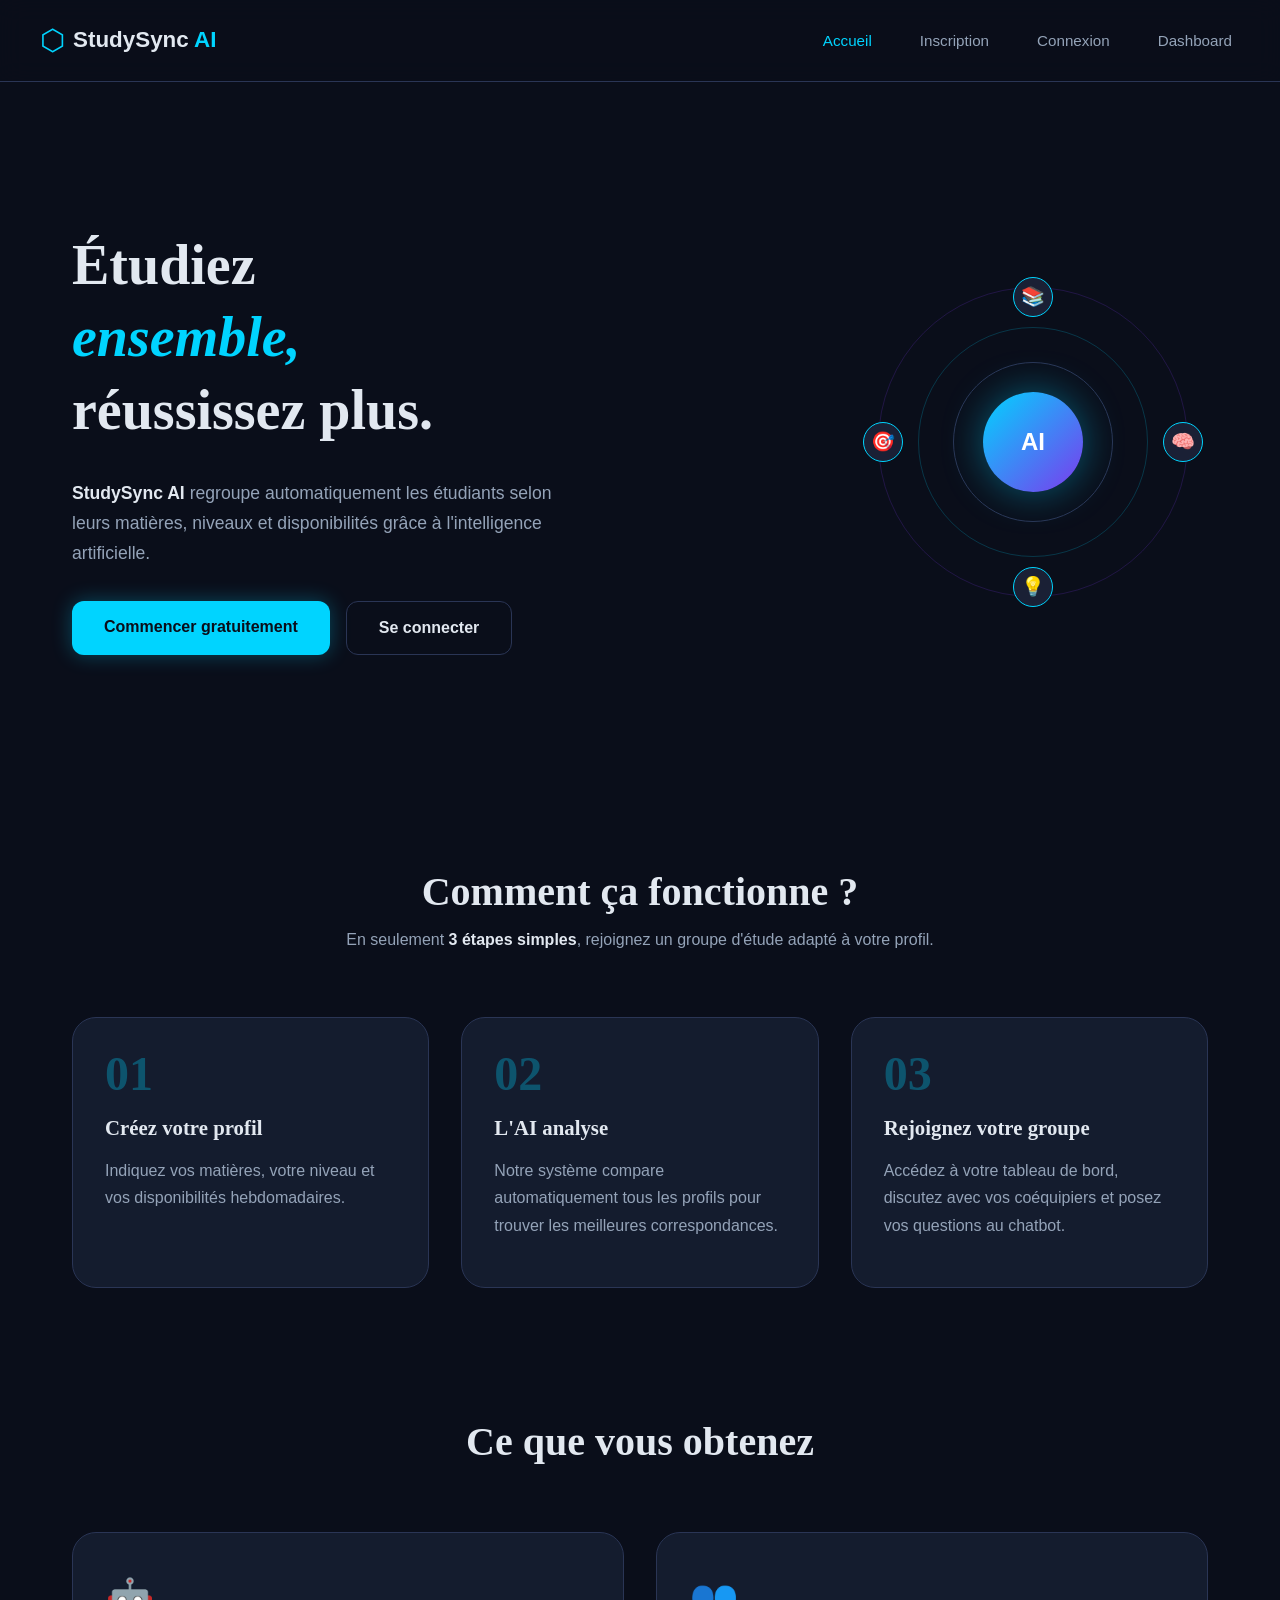
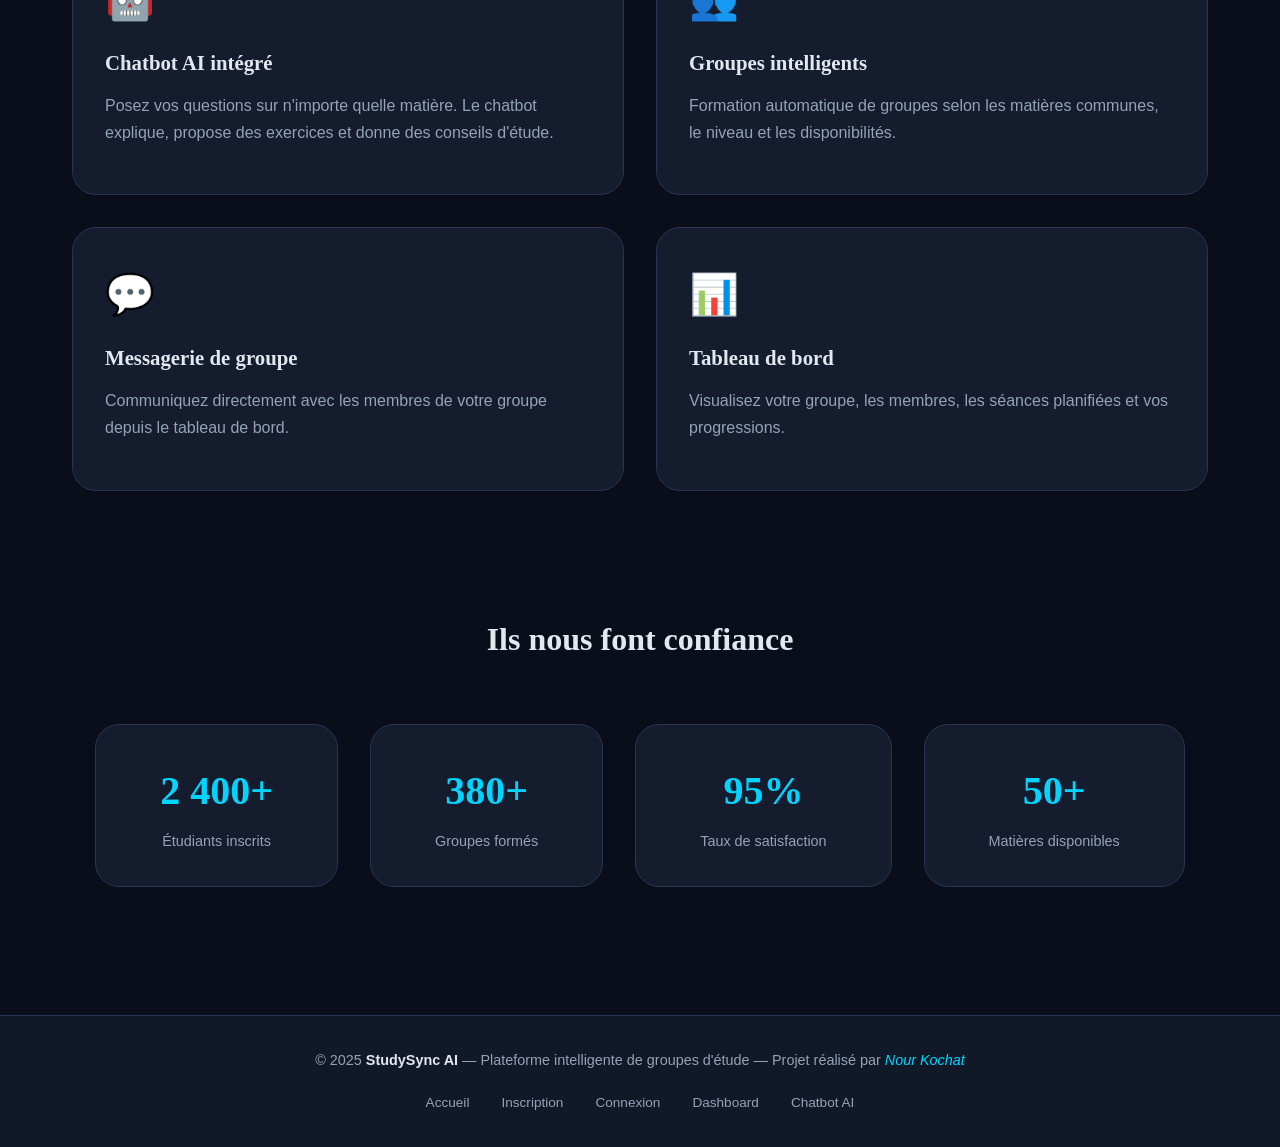
<file: index.html>
<!DOCTYPE html>
<html lang="fr">
  <head>
    <meta charset="utf-8">
    <meta name="viewport" content="width=device-width, initial-scale=1.0">
    <meta name="author" content="Nour Kochat">
    <meta name="description" content="StudySync AI - Plateforme intelligente de formation automatique de groupes d'étude">
    <meta name="keywords" content="groupes étude, AI, étudiants, matières, disponibilités">
    <title>StudySync AI - Accueil</title>
    <link rel="stylesheet" href="style.css">
  </head>
  <body>

    <!-- En-tête principal de la page -->
    <header>
      <nav>
        <div class="logo">
          <span class="logo-icon">⬡</span>
          <strong>StudySync <mark>AI</mark></strong>
        </div>
        <ul>
          <li><a href="index.html">Accueil</a></li>
          <li><a href="inscription.html">Inscription</a></li>
          <li><a href="connexion.html">Connexion</a></li>
          <li><a href="dashboard.html">Dashboard</a></li>
        </ul>
      </nav>
    </header>

    <!-- Contenu principal -->
    <main>

      <!-- Section héros -->
      <section id="hero">
        <div class="hero-contenu">
          <h1>Étudiez<br><em>ensemble,</em><br>réussissez plus.</h1>
          <p>
            <strong>StudySync AI</strong> regroupe automatiquement les étudiants
            selon leurs matières, niveaux et disponibilités grâce à l'intelligence artificielle.
          </p>
          <div class="hero-boutons">
            <a href="inscription.html" class="bouton-principal">Commencer gratuitement</a>
            <a href="connexion.html" class="bouton-secondaire">Se connecter</a>
          </div>
        </div>
        <div class="hero-visuel">
          <div class="cercle-ai">
            <span>AI</span>
          </div>
          <div class="orbite orbite-1"></div>
          <div class="orbite orbite-2"></div>
          <div class="orbite orbite-3"></div>
          <!-- Avatars simulés autour du cercle -->
          <div class="avatar avatar-1">📚</div>
          <div class="avatar avatar-2">🧠</div>
          <div class="avatar avatar-3">💡</div>
          <div class="avatar avatar-4">🎯</div>
        </div>
      </section>

      <!-- Section explication du concept -->
      <section id="concept">
        <h2>Comment ça fonctionne ?</h2>
        <p>En seulement <strong>3 étapes simples</strong>, rejoignez un groupe d'étude adapté à votre profil.</p>

        <div class="etapes">

          <article class="etape">
            <div class="etape-numero">01</div>
            <h3>Créez votre profil</h3>
            <p>Indiquez vos matières, votre niveau et vos disponibilités hebdomadaires.</p>
          </article>

          <article class="etape">
            <div class="etape-numero">02</div>
            <h3>L'AI analyse</h3>
            <p>Notre système compare automatiquement tous les profils pour trouver les meilleures correspondances.</p>
          </article>

          <article class="etape">
            <div class="etape-numero">03</div>
            <h3>Rejoignez votre groupe</h3>
            <p>Accédez à votre tableau de bord, discutez avec vos coéquipiers et posez vos questions au chatbot.</p>
          </article>

        </div>
      </section>

      <!-- Section fonctionnalités -->
      <section id="fonctionnalites">
        <h2>Ce que vous obtenez</h2>

        <div class="grille-fonctionnalites">

          <div class="carte-fonc">
            <div class="icone-fonc">🤖</div>
            <h3>Chatbot AI intégré</h3>
            <p>Posez vos questions sur n'importe quelle matière. Le chatbot explique, propose des exercices et donne des conseils d'étude.</p>
          </div>

          <div class="carte-fonc">
            <div class="icone-fonc">👥</div>
            <h3>Groupes intelligents</h3>
            <p>Formation automatique de groupes selon les matières communes, le niveau et les disponibilités.</p>
          </div>

          <div class="carte-fonc">
            <div class="icone-fonc">💬</div>
            <h3>Messagerie de groupe</h3>
            <p>Communiquez directement avec les membres de votre groupe depuis le tableau de bord.</p>
          </div>

          <div class="carte-fonc">
            <div class="icone-fonc">📊</div>
            <h3>Tableau de bord</h3>
            <p>Visualisez votre groupe, les membres, les séances planifiées et vos progressions.</p>
          </div>

        </div>
      </section>

      <!-- Section statistiques -->
      <section id="stats">
        <h2>Ils nous font confiance</h2>
        <div class="grille-stats">
          <div class="stat">
            <strong>2 400+</strong>
            <span>Étudiants inscrits</span>
          </div>
          <div class="stat">
            <strong>380+</strong>
            <span>Groupes formés</span>
          </div>
          <div class="stat">
            <strong>95%</strong>
            <span>Taux de satisfaction</span>
          </div>
          <div class="stat">
            <strong>50+</strong>
            <span>Matières disponibles</span>
          </div>
        </div>
      </section>

    </main>

    <!-- Pied de page -->
    <footer>
      <p>
        &copy; 2025 <strong>StudySync AI</strong> &mdash;
        Plateforme intelligente de groupes d'étude &mdash;
        Projet réalisé par <em>Nour Kochat</em>
      </p>
      <nav>
        <ul>
          <li><a href="index.html">Accueil</a></li>
          <li><a href="inscription.html">Inscription</a></li>
          <li><a href="connexion.html">Connexion</a></li>
          <li><a href="dashboard.html">Dashboard</a></li>
          <li><a href="chatbot.html">Chatbot AI</a></li>
        </ul>
      </nav>
    </footer>

    <script src="script.js"></script>
  </body>
</html>
</file>
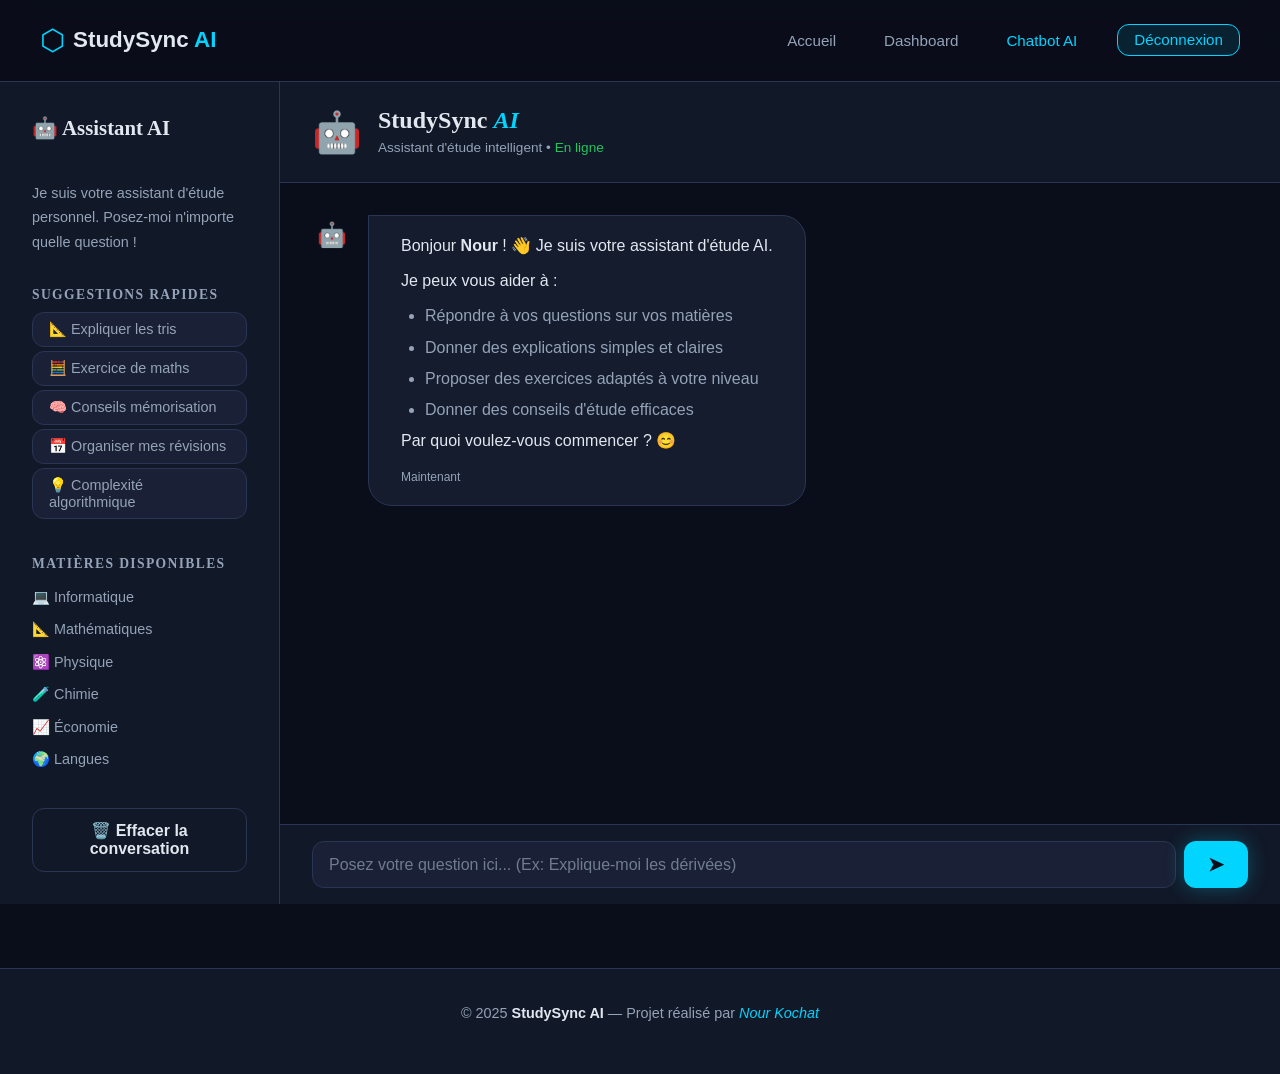
<file: chatbot.html>
<!DOCTYPE html>
<html lang="fr">
  <head>
    <meta charset="utf-8">
    <meta name="viewport" content="width=device-width, initial-scale=1.0">
    <meta name="author" content="Nour Kochat">
    <meta name="description" content="Chatbot AI - Posez vos questions sur vos matières">
    <title>StudySync AI - Chatbot</title>
    <link rel="stylesheet" href="style.css">
  </head>
  <body class="page-chatbot">

    <header>
      <nav>
        <div class="logo">
          <span class="logo-icon">⬡</span>
          <strong>StudySync <mark>AI</mark></strong>
        </div>
        <ul>
          <li><a href="index.html">Accueil</a></li>
          <li><a href="dashboard.html">Dashboard</a></li>
          <li><a href="chatbot.html">Chatbot AI</a></li>
          <li><a href="connexion.html" class="bouton-nav">Déconnexion</a></li>
        </ul>
      </nav>
    </header>

    <main class="chatbot-main">

      <!-- Panneau gauche : options du chatbot -->
      <aside class="chatbot-sidebar">
        <h2>🤖 Assistant AI</h2>
        <p>Je suis votre assistant d'étude personnel. Posez-moi n'importe quelle question !</p>

        <nav>
          <h3>Suggestions rapides</h3>
          <ul class="suggestions">
            <li>
              <button type="button" class="suggestion-btn" data-msg="Explique-moi les algorithmes de tri">
                📐 Expliquer les tris
              </button>
            </li>
            <li>
              <button type="button" class="suggestion-btn" data-msg="Propose-moi un exercice de maths">
                🧮 Exercice de maths
              </button>
            </li>
            <li>
              <button type="button" class="suggestion-btn" data-msg="Donne-moi des conseils pour mieux mémoriser">
                🧠 Conseils mémorisation
              </button>
            </li>
            <li>
              <button type="button" class="suggestion-btn" data-msg="Comment organiser mes révisions ?">
                📅 Organiser mes révisions
              </button>
            </li>
            <li>
              <button type="button" class="suggestion-btn" data-msg="Explique-moi la complexité algorithmique">
                💡 Complexité algorithmique
              </button>
            </li>
          </ul>
        </nav>

        <div class="chatbot-matieres">
          <h3>Matières disponibles</h3>
          <ul>
            <li>💻 Informatique</li>
            <li>📐 Mathématiques</li>
            <li>⚛️ Physique</li>
            <li>🧪 Chimie</li>
            <li>📈 Économie</li>
            <li>🌍 Langues</li>
          </ul>
        </div>

        <button type="button" class="bouton-secondaire" id="btn-effacer">
          🗑️ Effacer la conversation
        </button>
      </aside>

      <!-- Zone de chat principale -->
      <div class="chatbot-zone">

        <div class="chatbot-entete">
          <div class="robot-badge">🤖</div>
          <div>
            <h1>StudySync <em>AI</em></h1>
            <p>Assistant d'étude intelligent &bull; <span id="statut-bot">En ligne</span></p>
          </div>
        </div>

        <!-- Historique de la conversation -->
        <div class="conversation" id="conversation">

          <!-- Message de bienvenue du bot -->
          <div class="message-bot">
            <div class="bot-avatar">🤖</div>
            <div class="bulle-bot">
              <p>
                Bonjour <strong>Nour</strong> ! 👋 Je suis votre assistant d'étude AI.
              </p>
              <p>
                Je peux vous aider à :
              </p>
              <ul>
                <li>Répondre à vos questions sur vos matières</li>
                <li>Donner des explications simples et claires</li>
                <li>Proposer des exercices adaptés à votre niveau</li>
                <li>Donner des conseils d'étude efficaces</li>
              </ul>
              <p>Par quoi voulez-vous commencer ? 😊</p>
              <small>Maintenant</small>
            </div>
          </div>

        </div>
        <!-- fin conversation -->

        <!-- Indicateur "en train d'écrire" (caché par défaut) -->
        <div class="bot-typing" id="bot-typing">
          <div class="bot-avatar">🤖</div>
          <div class="bulle-typing">
            <span></span><span></span><span></span>
          </div>
        </div>

        <!-- Zone de saisie -->
        <div class="chatbot-saisie">
          <input type="text" id="input-chatbot"
                 placeholder="Posez votre question ici... (Ex: Explique-moi les dérivées)">
          <button type="button" id="btn-envoyer-bot" class="bouton-principal">
            &#10148;
          </button>
        </div>

      </div>
      <!-- fin chatbot-zone -->

    </main>

    <footer>
      <p>&copy; 2025 <strong>StudySync AI</strong> &mdash; Projet réalisé par <em>Nour Kochat</em></p>
    </footer>

    <script src="script.js"></script>
  </body>
</html>
</file>
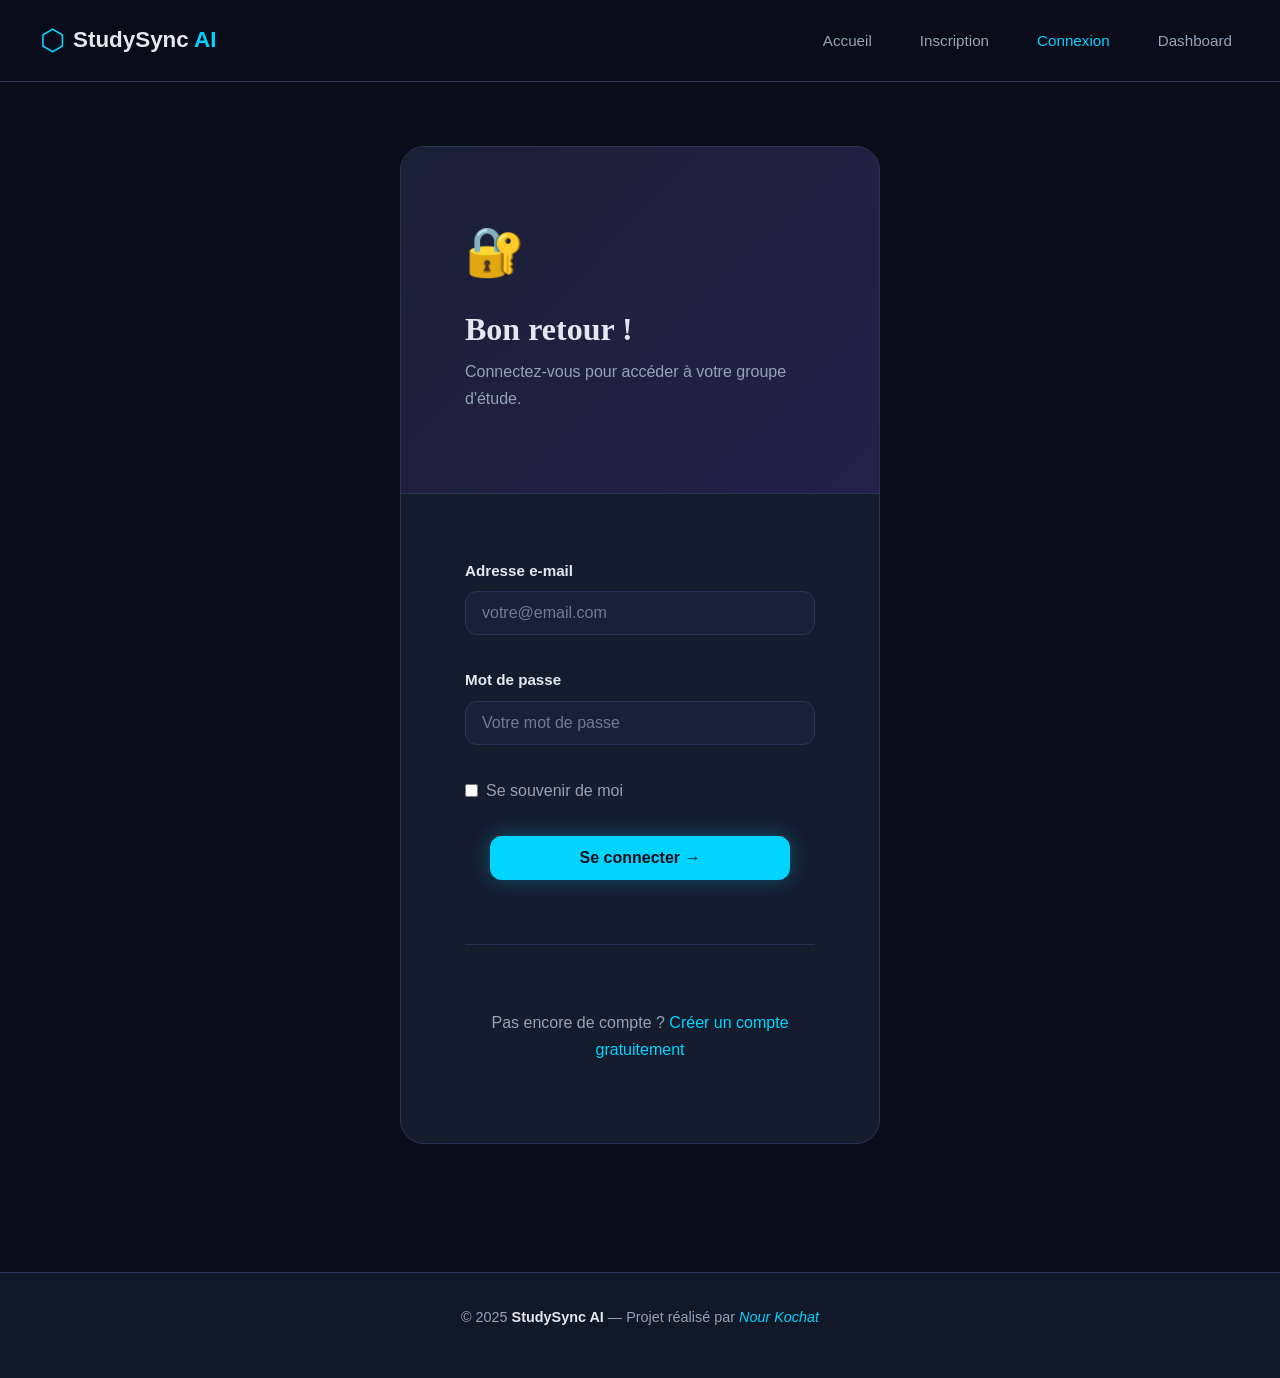
<file: connexion.html>
<!DOCTYPE html>
<html lang="fr">
  <head>
    <meta charset="utf-8">
    <meta name="viewport" content="width=device-width, initial-scale=1.0">
    <meta name="author" content="Nour Kochat">
    <meta name="description" content="Connectez-vous à votre compte StudySync AI">
    <title>StudySync AI - Connexion</title>
    <link rel="stylesheet" href="style.css">
  </head>
  <body class="page-formulaire">

    <header>
      <nav>
        <div class="logo">
          <span class="logo-icon">⬡</span>
          <strong>StudySync <mark>AI</mark></strong>
        </div>
        <ul>
          <li><a href="index.html">Accueil</a></li>
          <li><a href="inscription.html">Inscription</a></li>
          <li><a href="connexion.html">Connexion</a></li>
          <li><a href="dashboard.html">Dashboard</a></li>
        </ul>
      </nav>
    </header>

    <main>
      <section id="section-formulaire">
        <div class="formulaire-conteneur formulaire-petit">

          <div class="formulaire-entete">
            <div class="icone-connexion">🔐</div>
            <h1>Bon retour !</h1>
            <p>Connectez-vous pour accéder à votre groupe d'étude.</p>
          </div>

          <div class="formulaire-corps">

            <div class="champ-groupe">
              <label for="email-co">Adresse e-mail</label>
              <input type="email" id="email-co" name="email"
                     placeholder="votre@email.com">
            </div>

            <div class="champ-groupe">
              <label for="mdp-co">Mot de passe</label>
              <input type="password" id="mdp-co" name="mot-de-passe"
                     placeholder="Votre mot de passe">
            </div>

            <div class="champ-checkbox-simple">
              <label>
                <input type="checkbox" name="se-souvenir" value="oui">
                <span>Se souvenir de moi</span>
              </label>
            </div>

            <div class="bouton-centrer">
              <button type="button" class="bouton-principal" id="btn-connecter">
                Se connecter &rarr;
              </button>
            </div>

            <hr>

            <p class="lien-inscription">
              Pas encore de compte ?
              <a href="inscription.html">Créer un compte gratuitement</a>
            </p>

          </div>

        </div>
      </section>
    </main>

    <footer>
      <p>&copy; 2025 <strong>StudySync AI</strong> &mdash; Projet réalisé par <em>Nour Kochat</em></p>
    </footer>

    <script src="script.js"></script>
  </body>
</html>
</file>
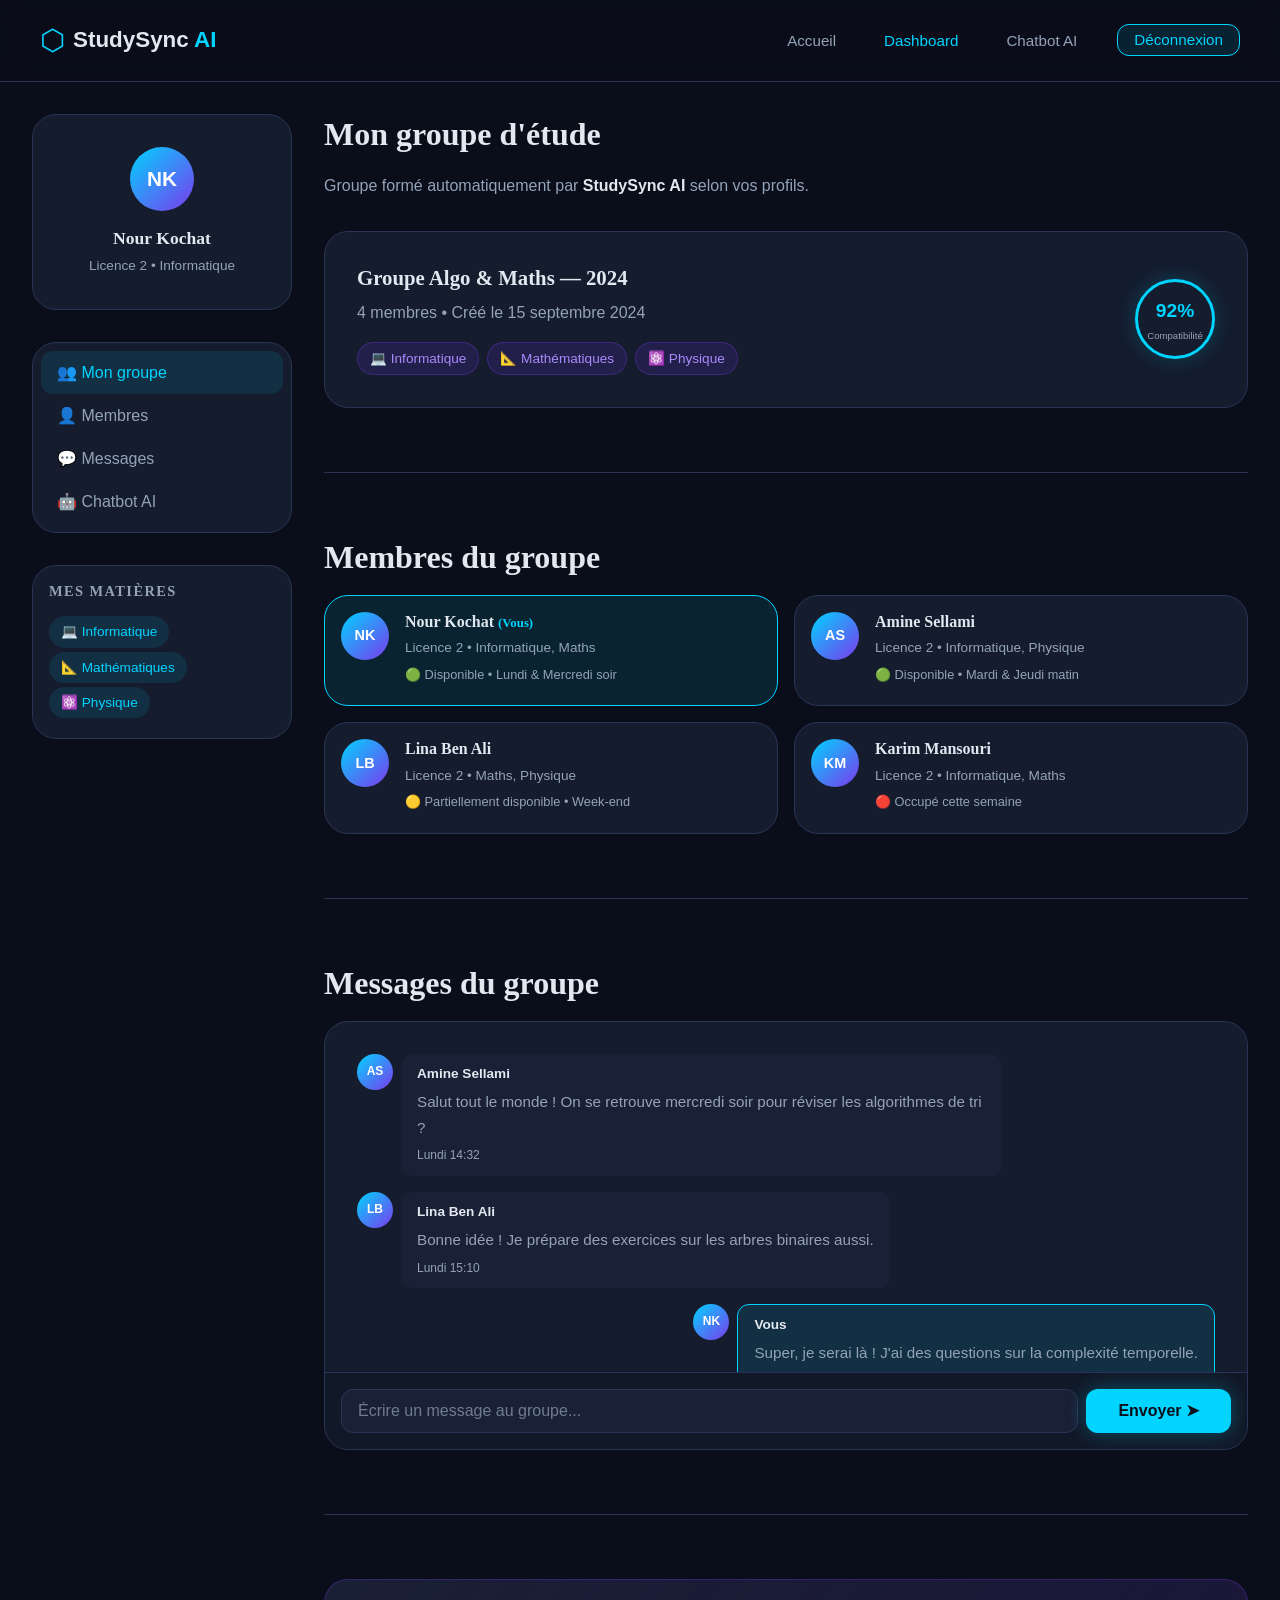
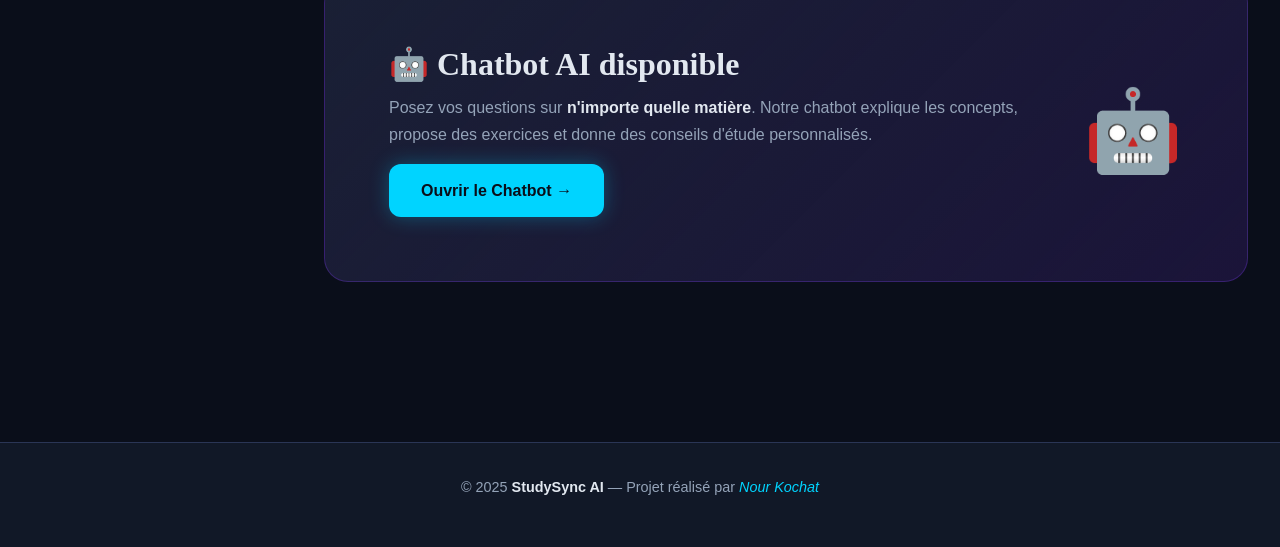
<file: dashboard.html>
<!DOCTYPE html>
<html lang="fr">
  <head>
    <meta charset="utf-8">
    <meta name="viewport" content="width=device-width, initial-scale=1.0">
    <meta name="author" content="Nour Kochat">
    <meta name="description" content="Tableau de bord - StudySync AI">
    <title>StudySync AI - Tableau de bord</title>
    <link rel="stylesheet" href="style.css">
  </head>
  <body class="page-dashboard">

    <header>
      <nav>
        <div class="logo">
          <span class="logo-icon">⬡</span>
          <strong>StudySync <mark>AI</mark></strong>
        </div>
        <ul>
          <li><a href="index.html">Accueil</a></li>
          <li><a href="dashboard.html">Dashboard</a></li>
          <li><a href="chatbot.html">Chatbot AI</a></li>
          <li><a href="connexion.html" class="bouton-nav">Déconnexion</a></li>
        </ul>
      </nav>
    </header>

    <main class="dashboard-main">

      <!-- Barre latérale -->
      <aside class="sidebar">
        <div class="profil-sidebar">
          <div class="avatar-profil">NK</div>
          <h3>Nour Kochat</h3>
          <p>Licence 2 &bull; Informatique</p>
        </div>
        <nav class="nav-sidebar">
          <ul>
            <li><a href="#mon-groupe" class="actif">👥 Mon groupe</a></li>
            <li><a href="#membres">👤 Membres</a></li>
            <li><a href="#messages">💬 Messages</a></li>
            <li><a href="chatbot.html">🤖 Chatbot AI</a></li>
          </ul>
        </nav>
        <div class="matieres-sidebar">
          <h4>Mes matières</h4>
          <ul>
            <li><mark>💻 Informatique</mark></li>
            <li><mark>📐 Mathématiques</mark></li>
            <li><mark>⚛️ Physique</mark></li>
          </ul>
        </div>
      </aside>

      <!-- Contenu principal du dashboard -->
      <div class="dashboard-contenu">

        <!-- Section Mon groupe -->
        <section id="mon-groupe">
          <header class="section-entete">
            <h2>Mon groupe d'étude</h2>
            <p>Groupe formé automatiquement par <strong>StudySync AI</strong> selon vos profils.</p>
          </header>

          <div class="carte-groupe">
            <div class="groupe-info">
              <h3>Groupe Algo &amp; Maths &mdash; 2024</h3>
              <p>4 membres &bull; Créé le 15 septembre 2024</p>
              <div class="tags-matieres">
                <span class="tag">💻 Informatique</span>
                <span class="tag">📐 Mathématiques</span>
                <span class="tag">⚛️ Physique</span>
              </div>
            </div>
            <div class="compatibilite">
              <div class="score-cercle">
                <strong>92%</strong>
                <span>Compatibilité</span>
              </div>
            </div>
          </div>
        </section>

        <hr>

        <!-- Section Membres -->
        <section id="membres">
          <h2>Membres du groupe</h2>

          <div class="grille-membres">

            <article class="carte-membre actif-membre">
              <div class="membre-avatar">NK</div>
              <div class="membre-info">
                <h3>Nour Kochat <small>(Vous)</small></h3>
                <p>Licence 2 &bull; Informatique, Maths</p>
                <p class="disponibilite">🟢 Disponible &bull; Lundi &amp; Mercredi soir</p>
              </div>
            </article>

            <article class="carte-membre">
              <div class="membre-avatar">AS</div>
              <div class="membre-info">
                <h3>Amine Sellami</h3>
                <p>Licence 2 &bull; Informatique, Physique</p>
                <p class="disponibilite">🟢 Disponible &bull; Mardi &amp; Jeudi matin</p>
              </div>
            </article>

            <article class="carte-membre">
              <div class="membre-avatar">LB</div>
              <div class="membre-info">
                <h3>Lina Ben Ali</h3>
                <p>Licence 2 &bull; Maths, Physique</p>
                <p class="disponibilite">🟡 Partiellement disponible &bull; Week-end</p>
              </div>
            </article>

            <article class="carte-membre">
              <div class="membre-avatar">KM</div>
              <div class="membre-info">
                <h3>Karim Mansouri</h3>
                <p>Licence 2 &bull; Informatique, Maths</p>
                <p class="disponibilite">🔴 Occupé cette semaine</p>
              </div>
            </article>

          </div>
        </section>

        <hr>

        <!-- Section Messages -->
        <section id="messages">
          <h2>Messages du groupe</h2>

          <div class="chat-groupe">

            <div class="historique-messages" id="historique">

              <div class="message message-autre">
                <div class="msg-avatar">AS</div>
                <div class="msg-contenu">
                  <strong>Amine Sellami</strong>
                  <p>Salut tout le monde ! On se retrouve mercredi soir pour réviser les algorithmes de tri ?</p>
                  <small>Lundi 14:32</small>
                </div>
              </div>

              <div class="message message-autre">
                <div class="msg-avatar">LB</div>
                <div class="msg-contenu">
                  <strong>Lina Ben Ali</strong>
                  <p>Bonne idée ! Je prépare des exercices sur les arbres binaires aussi.</p>
                  <small>Lundi 15:10</small>
                </div>
              </div>

              <div class="message message-moi">
                <div class="msg-contenu">
                  <strong>Vous</strong>
                  <p>Super, je serai là ! J'ai des questions sur la complexité temporelle.</p>
                  <small>Lundi 15:45</small>
                </div>
                <div class="msg-avatar moi">NK</div>
              </div>

            </div>

            <!-- Zone de saisie du message -->
            <div class="zone-message">
              <input type="text" id="saisie-message"
                     placeholder="Écrire un message au groupe...">
              <button type="button" id="btn-envoyer" class="bouton-principal">
                Envoyer &#10148;
              </button>
            </div>

          </div>
        </section>

        <hr>

        <!-- Accès rapide chatbot -->
        <section id="acces-chatbot">
          <div class="carte-chatbot">
            <div class="chatbot-texte">
              <h2>🤖 Chatbot AI disponible</h2>
              <p>
                Posez vos questions sur <strong>n'importe quelle matière</strong>.
                Notre chatbot explique les concepts, propose des exercices
                et donne des conseils d'étude personnalisés.
              </p>
              <a href="chatbot.html" class="bouton-principal">Ouvrir le Chatbot &rarr;</a>
            </div>
            <div class="chatbot-visuel">
              <div class="robot-icone">🤖</div>
            </div>
          </div>
        </section>

      </div>
      <!-- fin dashboard-contenu -->

    </main>

    <footer>
      <p>&copy; 2025 <strong>StudySync AI</strong> &mdash; Projet réalisé par <em>Nour Kochat</em></p>
    </footer>

    <script src="script.js"></script>
  </body>
</html>
</file>
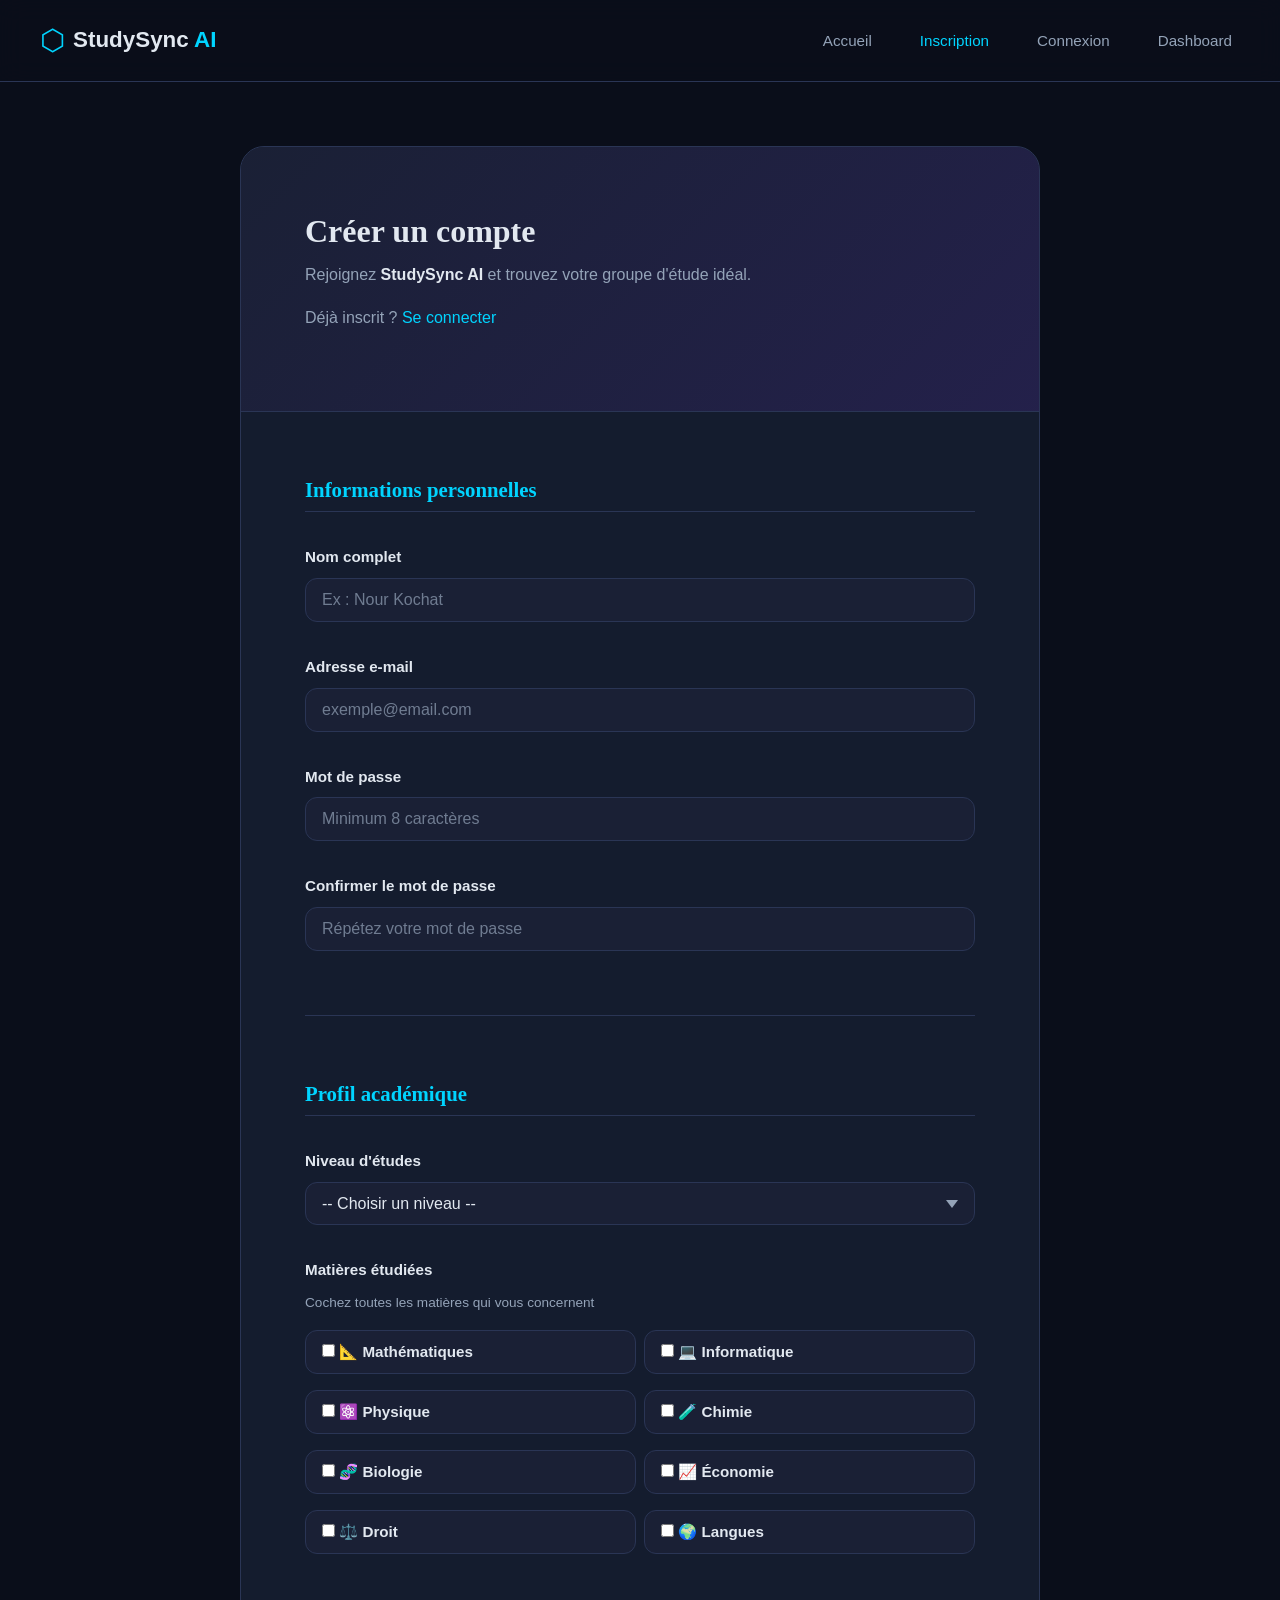
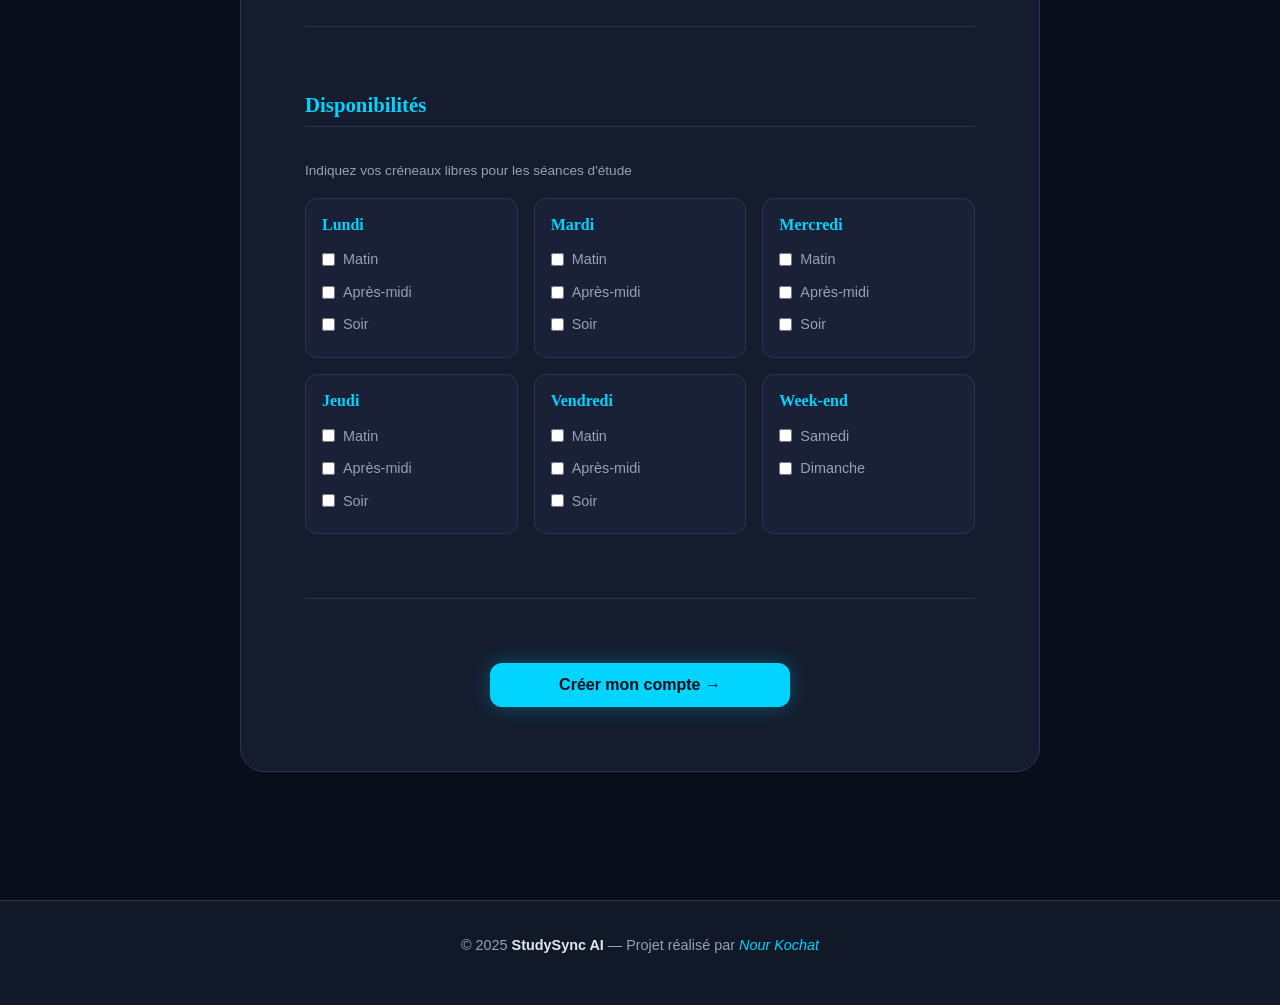
<file: inscription.html>
<!DOCTYPE html>
<html lang="fr">
  <head>
    <meta charset="utf-8">
    <meta name="viewport" content="width=device-width, initial-scale=1.0">
    <meta name="author" content="Nour Kochat">
    <meta name="description" content="Créez votre compte StudySync AI">
    <title>StudySync AI - Inscription</title>
    <link rel="stylesheet" href="style.css">
  </head>
  <body class="page-formulaire">

    <!-- En-tête -->
    <header>
      <nav>
        <div class="logo">
          <span class="logo-icon">⬡</span>
          <strong>StudySync <mark>AI</mark></strong>
        </div>
        <ul>
          <li><a href="index.html">Accueil</a></li>
          <li><a href="inscription.html">Inscription</a></li>
          <li><a href="connexion.html">Connexion</a></li>
          <li><a href="dashboard.html">Dashboard</a></li>
        </ul>
      </nav>
    </header>

    <main>
      <section id="section-formulaire">

        <div class="formulaire-conteneur">

          <div class="formulaire-entete">
            <h1>Créer un compte</h1>
            <p>Rejoignez <strong>StudySync AI</strong> et trouvez votre groupe d'étude idéal.</p>
            <p>Déjà inscrit ? <a href="connexion.html">Se connecter</a></p>
          </div>

          <!-- Formulaire d'inscription -->
          <!-- action="" method="post" seront ajoutés côté back-end (PHP) -->
          <div class="formulaire-corps">

            <!-- Étape 1 : Informations personnelles -->
            <div class="etape-form" id="etape-1">
              <h2>Informations personnelles</h2>

              <div class="champ-groupe">
                <label for="nom">Nom complet</label>
                <input type="text" id="nom" name="nom"
                       placeholder="Ex : Nour Kochat">
              </div>

              <div class="champ-groupe">
                <label for="email">Adresse e-mail</label>
                <input type="email" id="email" name="email"
                       placeholder="exemple@email.com">
              </div>

              <div class="champ-groupe">
                <label for="mot-de-passe">Mot de passe</label>
                <input type="password" id="mot-de-passe" name="mot-de-passe"
                       placeholder="Minimum 8 caractères">
              </div>

              <div class="champ-groupe">
                <label for="confirmer-mdp">Confirmer le mot de passe</label>
                <input type="password" id="confirmer-mdp" name="confirmer-mdp"
                       placeholder="Répétez votre mot de passe">
              </div>
            </div>

            <hr>

            <!-- Étape 2 : Profil académique -->
            <div class="etape-form" id="etape-2">
              <h2>Profil académique</h2>

              <div class="champ-groupe">
                <label for="niveau">Niveau d'études</label>
                <select id="niveau" name="niveau">
                  <option value="">-- Choisir un niveau --</option>
                  <option value="licence1">Licence 1ère année</option>
                  <option value="licence2">Licence 2ème année</option>
                  <option value="licence3">Licence 3ème année</option>
                  <option value="master1">Master 1</option>
                  <option value="master2">Master 2</option>
                  <option value="prepa">Classe préparatoire</option>
                  <option value="bts">BTS / IUT</option>
                </select>
              </div>

              <div class="champ-groupe">
                <label>Matières étudiées</label>
                <p class="aide-champ">Cochez toutes les matières qui vous concernent</p>

                <div class="grille-cases">
                  <label class="case-matiere">
                    <input type="checkbox" name="matieres" value="maths">
                    <span>📐 Mathématiques</span>
                  </label>
                  <label class="case-matiere">
                    <input type="checkbox" name="matieres" value="info">
                    <span>💻 Informatique</span>
                  </label>
                  <label class="case-matiere">
                    <input type="checkbox" name="matieres" value="physique">
                    <span>⚛️ Physique</span>
                  </label>
                  <label class="case-matiere">
                    <input type="checkbox" name="matieres" value="chimie">
                    <span>🧪 Chimie</span>
                  </label>
                  <label class="case-matiere">
                    <input type="checkbox" name="matieres" value="bio">
                    <span>🧬 Biologie</span>
                  </label>
                  <label class="case-matiere">
                    <input type="checkbox" name="matieres" value="eco">
                    <span>📈 Économie</span>
                  </label>
                  <label class="case-matiere">
                    <input type="checkbox" name="matieres" value="droit">
                    <span>⚖️ Droit</span>
                  </label>
                  <label class="case-matiere">
                    <input type="checkbox" name="matieres" value="langues">
                    <span>🌍 Langues</span>
                  </label>
                </div>
              </div>

            </div>

            <hr>

            <!-- Étape 3 : Disponibilités -->
            <div class="etape-form" id="etape-3">
              <h2>Disponibilités</h2>
              <p class="aide-champ">Indiquez vos créneaux libres pour les séances d'étude</p>

              <div class="grille-dispo">

                <div class="jour-dispo">
                  <h3>Lundi</h3>
                  <label class="creneau"><input type="checkbox" name="dispo" value="lundi-matin"><span>Matin</span></label>
                  <label class="creneau"><input type="checkbox" name="dispo" value="lundi-aprem"><span>Après-midi</span></label>
                  <label class="creneau"><input type="checkbox" name="dispo" value="lundi-soir"><span>Soir</span></label>
                </div>

                <div class="jour-dispo">
                  <h3>Mardi</h3>
                  <label class="creneau"><input type="checkbox" name="dispo" value="mardi-matin"><span>Matin</span></label>
                  <label class="creneau"><input type="checkbox" name="dispo" value="mardi-aprem"><span>Après-midi</span></label>
                  <label class="creneau"><input type="checkbox" name="dispo" value="mardi-soir"><span>Soir</span></label>
                </div>

                <div class="jour-dispo">
                  <h3>Mercredi</h3>
                  <label class="creneau"><input type="checkbox" name="dispo" value="mercredi-matin"><span>Matin</span></label>
                  <label class="creneau"><input type="checkbox" name="dispo" value="mercredi-aprem"><span>Après-midi</span></label>
                  <label class="creneau"><input type="checkbox" name="dispo" value="mercredi-soir"><span>Soir</span></label>
                </div>

                <div class="jour-dispo">
                  <h3>Jeudi</h3>
                  <label class="creneau"><input type="checkbox" name="dispo" value="jeudi-matin"><span>Matin</span></label>
                  <label class="creneau"><input type="checkbox" name="dispo" value="jeudi-aprem"><span>Après-midi</span></label>
                  <label class="creneau"><input type="checkbox" name="dispo" value="jeudi-soir"><span>Soir</span></label>
                </div>

                <div class="jour-dispo">
                  <h3>Vendredi</h3>
                  <label class="creneau"><input type="checkbox" name="dispo" value="vendredi-matin"><span>Matin</span></label>
                  <label class="creneau"><input type="checkbox" name="dispo" value="vendredi-aprem"><span>Après-midi</span></label>
                  <label class="creneau"><input type="checkbox" name="dispo" value="vendredi-soir"><span>Soir</span></label>
                </div>

                <div class="jour-dispo">
                  <h3>Week-end</h3>
                  <label class="creneau"><input type="checkbox" name="dispo" value="samedi"><span>Samedi</span></label>
                  <label class="creneau"><input type="checkbox" name="dispo" value="dimanche"><span>Dimanche</span></label>
                </div>

              </div>
            </div>

            <hr>

            <!-- Bouton de soumission -->
            <div class="bouton-centrer">
              <button type="button" class="bouton-principal" id="btn-inscrire">
                Créer mon compte &rarr;
              </button>
            </div>

          </div>
          <!-- fin formulaire-corps -->

        </div>
        <!-- fin formulaire-conteneur -->

      </section>
    </main>

    <footer>
      <p>&copy; 2025 <strong>StudySync AI</strong> &mdash; Projet réalisé par <em>Nour Kochat</em></p>
    </footer>

    <script src="script.js"></script>
  </body>
</html>
</file>
<file: style.css>
/* ============================================================
   StudySync AI - Feuille de style principale
   Auteur : Nour Kochat
   Description : Style moderne dark mode pour la plateforme
   ============================================================ */

/* -----------------------------------------------------------
   1. VARIABLES CSS (couleurs, polices, espacements)
   ----------------------------------------------------------- */
:root {
  /* Couleurs principales */
  --couleur-fond:        #0a0e1a;
  --couleur-fond-2:      #111827;
  --couleur-fond-3:      #1a2035;
  --couleur-carte:       #141c2e;
  --couleur-bordure:     #2a3555;

  /* Couleur d'accent : cyan lumineux */
  --couleur-accent:      #00d4ff;
  --couleur-accent-2:    #0099cc;
  --couleur-accent-doux: rgba(0, 212, 255, 0.1);

  /* Couleur secondaire : violet */
  --couleur-violet:      #7c3aed;
  --couleur-violet-doux: rgba(124, 58, 237, 0.15);

  /* Textes */
  --texte-principal:     #e2e8f0;
  --texte-secondaire:    #94a3b8;
  --texte-accent:        #00d4ff;

  /* États */
  --vert:   #22c55e;
  --orange: #f59e0b;
  --rouge:  #ef4444;

  /* Polices */
  --police-titre: 'Georgia', 'Times New Roman', serif;
  --police-corps: 'Trebuchet MS', 'Verdana', sans-serif;
  --police-code:  'Courier New', monospace;

  /* Espacements */
  --espace-xs:  0.25rem;
  --espace-sm:  0.5rem;
  --espace-md:  1rem;
  --espace-lg:  2rem;
  --espace-xl:  4rem;

  /* Bordures arrondies */
  --rayon:    0.75rem;
  --rayon-lg: 1.5rem;

  /* Ombres */
  --ombre:        0 4px 24px rgba(0, 0, 0, 0.4);
  --ombre-accent: 0 0 30px rgba(0, 212, 255, 0.15);
}

/* -----------------------------------------------------------
   2. RESET ET BASE
   ----------------------------------------------------------- */

/* Réinitialisation des marges et paddings par défaut */
* {
  margin: 0;
  padding: 0;
  box-sizing: border-box;
}

/* Style de base du document */
html {
  font-size: 16px;
  scroll-behavior: smooth;
}

body {
  background-color: var(--couleur-fond);
  color: var(--texte-principal);
  font-family: var(--police-corps);
  line-height: 1.7;
  min-height: 100vh;
}

/* Liens */
a {
  color: var(--couleur-accent);
  text-decoration: none;
  transition: color 0.3s ease;
}

a:hover {
  color: #ffffff;
  text-decoration: underline;
}

/* Titres */
h1, h2, h3, h4, h5, h6 {
  font-family: var(--police-titre);
  font-weight: bold;
  line-height: 1.3;
  margin-bottom: var(--espace-md);
}

h1 { font-size: 3rem;   color: var(--texte-principal); }
h2 { font-size: 2rem;   color: var(--texte-principal); }
h3 { font-size: 1.3rem; color: var(--texte-principal); }

/* Paragraphes */
p {
  margin-bottom: var(--espace-md);
  color: var(--texte-secondaire);
}

/* Balises sémantiques de mise en forme */
strong { color: var(--texte-principal); font-weight: bold; }
em     { color: var(--couleur-accent); font-style: italic; }

/* mark est utilisé pour le logo et les tags */
mark {
  background-color: transparent;
  color: var(--couleur-accent);
  font-style: normal;
}

/* Listes par défaut */
ul { list-style: none; }
ol { list-style: decimal; padding-left: 1.5rem; }

/* hr : séparateur thématique */
hr {
  border: none;
  border-top: 1px solid var(--couleur-bordure);
  margin: var(--espace-xl) 0;
}

/* Inputs et selects : base */
input, select, textarea, button {
  font-family: var(--police-corps);
  font-size: 1rem;
}

/* -----------------------------------------------------------
   3. EN-TÊTE ET NAVIGATION
   ----------------------------------------------------------- */

header {
  position: sticky;
  top: 0;
  z-index: 100;
  background-color: rgba(10, 14, 26, 0.9);
  /* Effet verre dépoli */
  backdrop-filter: blur(12px);
  border-bottom: 1px solid var(--couleur-bordure);
  padding: var(--espace-md) var(--espace-lg);
}

/* Navigation principale */
header nav {
  display: flex;
  align-items: center;
  justify-content: space-between;
  max-width: 1200px;
  margin: 0 auto;
}

/* Logo */
.logo {
  display: flex;
  align-items: center;
  gap: var(--espace-sm);
  font-size: 1.4rem;
  color: var(--texte-principal);
  text-decoration: none;
}

.logo-icon {
  font-size: 1.8rem;
  color: var(--couleur-accent);
  animation: rotation-lente 8s linear infinite;
}

/* Liens de navigation dans le header */
header nav > ul {
  display: flex;
  gap: var(--espace-lg);
  align-items: center;
}

header nav > ul li a {
  color: var(--texte-secondaire);
  font-size: 0.95rem;
  transition: color 0.3s ease;
  padding: var(--espace-xs) var(--espace-sm);
  border-radius: var(--rayon);
}

header nav > ul li a:hover {
  color: var(--couleur-accent);
  text-decoration: none;
}

/* Bouton dans la nav */
.bouton-nav {
  background-color: var(--couleur-accent-doux);
  border: 1px solid var(--couleur-accent);
  color: var(--couleur-accent) !important;
  padding: 0.4rem 1rem !important;
  border-radius: var(--rayon) !important;
}

.bouton-nav:hover {
  background-color: var(--couleur-accent) !important;
  color: var(--couleur-fond) !important;
}

/* -----------------------------------------------------------
   4. BOUTONS
   ----------------------------------------------------------- */

.bouton-principal {
  display: inline-block;
  background-color: var(--couleur-accent);
  color: var(--couleur-fond);
  font-weight: bold;
  padding: 0.8rem 2rem;
  border-radius: var(--rayon);
  border: none;
  cursor: pointer;
  font-size: 1rem;
  text-decoration: none;
  transition: background-color 0.3s ease, transform 0.2s ease, box-shadow 0.3s ease;
  box-shadow: 0 0 20px rgba(0, 212, 255, 0.3);
}

.bouton-principal:hover {
  background-color: #00b8e6;
  transform: translateY(-2px);
  box-shadow: 0 0 30px rgba(0, 212, 255, 0.5);
  text-decoration: none;
  color: var(--couleur-fond);
}

.bouton-secondaire {
  display: inline-block;
  background-color: transparent;
  color: var(--texte-principal);
  font-weight: bold;
  padding: 0.8rem 2rem;
  border-radius: var(--rayon);
  border: 1px solid var(--couleur-bordure);
  cursor: pointer;
  font-size: 1rem;
  text-decoration: none;
  transition: border-color 0.3s ease, color 0.3s ease;
}

.bouton-secondaire:hover {
  border-color: var(--couleur-accent);
  color: var(--couleur-accent);
  text-decoration: none;
}

/* -----------------------------------------------------------
   5. PAGE D'ACCUEIL
   ----------------------------------------------------------- */

main {
  max-width: 1200px;
  margin: 0 auto;
  padding: 0 var(--espace-lg);
}

/* Section héros */
#hero {
  display: flex;
  align-items: center;
  justify-content: space-between;
  gap: var(--espace-xl);
  padding: var(--espace-xl) 0;
  min-height: 80vh;
}

.hero-contenu {
  flex: 1;
  max-width: 55%;
}

/* Animation d'apparition du texte héros */
.hero-contenu h1 {
  font-size: 3.5rem;
  margin-bottom: var(--espace-lg);
  animation: glissement-droite 0.8s ease both;
}

.hero-contenu p {
  font-size: 1.1rem;
  max-width: 500px;
  animation: glissement-droite 0.8s ease 0.2s both;
}

.hero-boutons {
  display: flex;
  gap: var(--espace-md);
  margin-top: var(--espace-lg);
  animation: glissement-droite 0.8s ease 0.4s both;
}

/* Visuel héros : cercle AI avec orbites */
.hero-visuel {
  position: relative;
  width: 350px;
  height: 350px;
  flex-shrink: 0;
  animation: glissement-gauche 0.8s ease 0.3s both;
}

/* Cercle central AI */
.cercle-ai {
  position: absolute;
  top: 50%;
  left: 50%;
  transform: translate(-50%, -50%);
  width: 100px;
  height: 100px;
  border-radius: 50%;
  background: linear-gradient(135deg, var(--couleur-accent), var(--couleur-violet));
  display: flex;
  align-items: center;
  justify-content: center;
  font-size: 1.5rem;
  font-weight: bold;
  color: white;
  box-shadow: 0 0 40px rgba(0, 212, 255, 0.4);
  z-index: 2;
  animation: pulsation 2s ease-in-out infinite;
}

/* Orbites animées */
.orbite {
  position: absolute;
  top: 50%;
  left: 50%;
  border-radius: 50%;
  border: 1px solid var(--couleur-bordure);
  transform: translate(-50%, -50%);
}

.orbite-1 { width: 160px; height: 160px; animation: rotation-lente 6s linear infinite; }
.orbite-2 { width: 230px; height: 230px; animation: rotation-lente 10s linear infinite reverse; border-color: rgba(0, 212, 255, 0.2); }
.orbite-3 { width: 310px; height: 310px; animation: rotation-lente 14s linear infinite; border-color: rgba(124, 58, 237, 0.2); }

/* Avatars flottants */
.avatar {
  position: absolute;
  width: 40px;
  height: 40px;
  border-radius: 50%;
  background-color: var(--couleur-fond-3);
  border: 1px solid var(--couleur-accent);
  display: flex;
  align-items: center;
  justify-content: center;
  font-size: 1.2rem;
  z-index: 3;
}

.avatar-1 { top: 10px;  left: 50%; transform: translateX(-50%); }
.avatar-2 { top: 50%;  right: 5px; transform: translateY(-50%); }
.avatar-3 { bottom: 10px; left: 50%; transform: translateX(-50%); }
.avatar-4 { top: 50%;  left: 5px;  transform: translateY(-50%); }

/* Section concept : 3 étapes */
#concept {
  padding: var(--espace-xl) 0;
  text-align: center;
}

#concept h2 {
  font-size: 2.5rem;
  margin-bottom: var(--espace-sm);
}

.etapes {
  display: flex;
  gap: var(--espace-lg);
  margin-top: var(--espace-xl);
}

.etape {
  flex: 1;
  background-color: var(--couleur-carte);
  border: 1px solid var(--couleur-bordure);
  border-radius: var(--rayon-lg);
  padding: var(--espace-lg);
  text-align: left;
  transition: transform 0.3s ease, border-color 0.3s ease;
  position: relative;
  overflow: hidden;
}

.etape:hover {
  transform: translateY(-6px);
  border-color: var(--couleur-accent);
}

.etape-numero {
  font-size: 3rem;
  font-family: var(--police-titre);
  color: var(--couleur-accent-doux);
  font-weight: bold;
  line-height: 1;
  margin-bottom: var(--espace-md);
  color: var(--couleur-accent);
  opacity: 0.3;
}

/* Section fonctionnalités */
#fonctionnalites {
  padding: var(--espace-xl) 0;
}

#fonctionnalites h2 {
  font-size: 2.5rem;
  margin-bottom: var(--espace-xl);
  text-align: center;
}

.grille-fonctionnalites {
  display: grid;
  grid-template-columns: repeat(2, 1fr);
  gap: var(--espace-lg);
}

.carte-fonc {
  background-color: var(--couleur-carte);
  border: 1px solid var(--couleur-bordure);
  border-radius: var(--rayon-lg);
  padding: var(--espace-lg);
  transition: transform 0.3s ease, box-shadow 0.3s ease;
}

.carte-fonc:hover {
  transform: translateY(-4px);
  box-shadow: var(--ombre-accent);
}

.icone-fonc {
  font-size: 2.5rem;
  margin-bottom: var(--espace-md);
}

/* Section statistiques */
#stats {
  padding: var(--espace-xl) 0;
  text-align: center;
}

#stats h2 {
  font-size: 2rem;
  margin-bottom: var(--espace-xl);
}

.grille-stats {
  display: flex;
  gap: var(--espace-lg);
  justify-content: center;
}

.stat {
  background-color: var(--couleur-carte);
  border: 1px solid var(--couleur-bordure);
  border-radius: var(--rayon-lg);
  padding: var(--espace-lg) var(--espace-xl);
  display: flex;
  flex-direction: column;
  gap: var(--espace-xs);
}

.stat strong {
  font-size: 2.5rem;
  color: var(--couleur-accent);
  font-family: var(--police-titre);
}

.stat span {
  color: var(--texte-secondaire);
  font-size: 0.9rem;
}

/* -----------------------------------------------------------
   6. PAGES FORMULAIRES (Inscription / Connexion)
   ----------------------------------------------------------- */

.page-formulaire main {
  display: flex;
  justify-content: center;
  padding: var(--espace-xl) var(--espace-lg);
}

#section-formulaire {
  width: 100%;
  max-width: 800px;
}

.formulaire-conteneur {
  background-color: var(--couleur-carte);
  border: 1px solid var(--couleur-bordure);
  border-radius: var(--rayon-lg);
  overflow: hidden;
  animation: apparition 0.5s ease both;
}

.formulaire-petit {
  max-width: 480px;
  margin: 0 auto;
}

.formulaire-entete {
  background: linear-gradient(135deg, var(--couleur-fond-3), var(--couleur-violet-doux));
  padding: var(--espace-xl);
  border-bottom: 1px solid var(--couleur-bordure);
}

.formulaire-entete h1 {
  font-size: 2rem;
  margin-bottom: var(--espace-sm);
}

.icone-connexion {
  font-size: 3rem;
  margin-bottom: var(--espace-md);
}

.formulaire-corps {
  padding: var(--espace-xl);
}

.etape-form {
  margin-bottom: var(--espace-lg);
}

.etape-form h2 {
  font-size: 1.3rem;
  color: var(--couleur-accent);
  margin-bottom: var(--espace-lg);
  padding-bottom: var(--espace-sm);
  border-bottom: 1px solid var(--couleur-bordure);
}

/* Champs de formulaire */
.champ-groupe {
  margin-bottom: var(--espace-lg);
}

.champ-groupe label {
  display: block;
  margin-bottom: var(--espace-sm);
  color: var(--texte-principal);
  font-weight: bold;
  font-size: 0.95rem;
}

.aide-champ {
  font-size: 0.85rem;
  color: var(--texte-secondaire);
  margin-bottom: var(--espace-md);
}

/* Inputs texte / email / password */
input[type="text"],
input[type="email"],
input[type="password"],
select,
textarea {
  width: 100%;
  padding: 0.75rem 1rem;
  background-color: var(--couleur-fond-3);
  border: 1px solid var(--couleur-bordure);
  border-radius: var(--rayon);
  color: var(--texte-principal);
  font-size: 1rem;
  transition: border-color 0.3s ease, box-shadow 0.3s ease;
  outline: none;
}

input[type="text"]:focus,
input[type="email"]:focus,
input[type="password"]:focus,
select:focus,
textarea:focus {
  border-color: var(--couleur-accent);
  box-shadow: 0 0 0 3px var(--couleur-accent-doux);
}

/* Placeholder */
input::placeholder {
  color: var(--texte-secondaire);
  opacity: 0.7;
}

/* Select */
select {
  cursor: pointer;
  appearance: none;
  background-image: url("data:image/svg+xml,%3Csvg xmlns='http://www.w3.org/2000/svg' width='12' height='8' viewBox='0 0 12 8'%3E%3Cpath fill='%2394a3b8' d='M6 8L0 0h12z'/%3E%3C/svg%3E");
  background-repeat: no-repeat;
  background-position: right 1rem center;
}

/* Grille de cases à cocher pour les matières */
.grille-cases {
  display: grid;
  grid-template-columns: repeat(2, 1fr);
  gap: var(--espace-sm);
}

.case-matiere {
  display: flex;
  align-items: center;
  gap: var(--espace-sm);
  background-color: var(--couleur-fond-3);
  border: 1px solid var(--couleur-bordure);
  border-radius: var(--rayon);
  padding: var(--espace-sm) var(--espace-md);
  cursor: pointer;
  transition: border-color 0.3s ease, background-color 0.3s ease;
}

.case-matiere:hover {
  border-color: var(--couleur-accent);
  background-color: var(--couleur-accent-doux);
}

.case-matiere input[type="checkbox"] {
  width: auto;
  accent-color: var(--couleur-accent);
}

/* Disponibilités : grille des jours */
.grille-dispo {
  display: grid;
  grid-template-columns: repeat(3, 1fr);
  gap: var(--espace-md);
}

.jour-dispo {
  background-color: var(--couleur-fond-3);
  border: 1px solid var(--couleur-bordure);
  border-radius: var(--rayon);
  padding: var(--espace-md);
}

.jour-dispo h3 {
  font-size: 1rem;
  color: var(--couleur-accent);
  margin-bottom: var(--espace-sm);
}

.creneau {
  display: flex;
  align-items: center;
  gap: var(--espace-sm);
  padding: var(--espace-xs) 0;
  cursor: pointer;
  color: var(--texte-secondaire);
  font-size: 0.9rem;
}

.creneau:hover { color: var(--texte-principal); }

.creneau input[type="checkbox"] {
  width: auto;
  accent-color: var(--couleur-accent);
}

/* Case à cocher simple */
.champ-checkbox-simple {
  margin-bottom: var(--espace-md);
}

.champ-checkbox-simple label {
  display: flex;
  align-items: center;
  gap: var(--espace-sm);
  cursor: pointer;
  color: var(--texte-secondaire);
}

.champ-checkbox-simple input[type="checkbox"] {
  width: auto;
  accent-color: var(--couleur-accent);
}

/* Centrage du bouton */
.bouton-centrer {
  text-align: center;
  margin-top: var(--espace-lg);
}

.bouton-centrer .bouton-principal {
  width: 100%;
  max-width: 300px;
  text-align: center;
}

.lien-inscription {
  text-align: center;
  margin-top: var(--espace-md);
  color: var(--texte-secondaire);
}

/* -----------------------------------------------------------
   7. DASHBOARD
   ----------------------------------------------------------- */

.page-dashboard main {
  max-width: 1300px;
  padding: var(--espace-lg);
}

.dashboard-main {
  display: flex;
  gap: var(--espace-lg);
  min-height: calc(100vh - 80px);
}

/* Sidebar du dashboard */
.sidebar {
  width: 260px;
  flex-shrink: 0;
  display: flex;
  flex-direction: column;
  gap: var(--espace-lg);
  position: sticky;
  top: 90px;
  height: fit-content;
}

.profil-sidebar {
  background-color: var(--couleur-carte);
  border: 1px solid var(--couleur-bordure);
  border-radius: var(--rayon-lg);
  padding: var(--espace-lg);
  text-align: center;
}

.avatar-profil {
  width: 64px;
  height: 64px;
  border-radius: 50%;
  background: linear-gradient(135deg, var(--couleur-accent), var(--couleur-violet));
  display: flex;
  align-items: center;
  justify-content: center;
  font-size: 1.3rem;
  font-weight: bold;
  color: white;
  margin: 0 auto var(--espace-md);
}

.profil-sidebar h3 {
  font-size: 1.1rem;
  margin-bottom: var(--espace-xs);
}

.profil-sidebar p {
  font-size: 0.85rem;
  margin: 0;
}

.nav-sidebar ul {
  background-color: var(--couleur-carte);
  border: 1px solid var(--couleur-bordure);
  border-radius: var(--rayon-lg);
  padding: var(--espace-sm);
}

.nav-sidebar ul li a {
  display: block;
  padding: var(--espace-sm) var(--espace-md);
  border-radius: var(--rayon);
  color: var(--texte-secondaire);
  transition: background-color 0.3s ease, color 0.3s ease;
}

.nav-sidebar ul li a:hover,
.nav-sidebar ul li a.actif {
  background-color: var(--couleur-accent-doux);
  color: var(--couleur-accent);
  text-decoration: none;
}

.matieres-sidebar {
  background-color: var(--couleur-carte);
  border: 1px solid var(--couleur-bordure);
  border-radius: var(--rayon-lg);
  padding: var(--espace-md);
}

.matieres-sidebar h4 {
  font-size: 0.9rem;
  color: var(--texte-secondaire);
  margin-bottom: var(--espace-md);
  text-transform: uppercase;
  letter-spacing: 0.1em;
}

.matieres-sidebar ul li {
  margin-bottom: var(--espace-xs);
}

/* mark dans les matières = badge */
.matieres-sidebar mark {
  background-color: var(--couleur-accent-doux);
  color: var(--couleur-accent);
  padding: 0.25rem 0.75rem;
  border-radius: 999px;
  font-size: 0.85rem;
  display: inline-block;
}

/* Contenu principal du dashboard */
.dashboard-contenu {
  flex: 1;
  min-width: 0;
}

.dashboard-contenu section {
  margin-bottom: var(--espace-xl);
}

.section-entete {
  margin-bottom: var(--espace-lg);
  background-color: transparent;
  border: none;
  padding: 0;
}

/* Carte groupe */
.carte-groupe {
  background-color: var(--couleur-carte);
  border: 1px solid var(--couleur-bordure);
  border-radius: var(--rayon-lg);
  padding: var(--espace-lg);
  display: flex;
  justify-content: space-between;
  align-items: center;
  gap: var(--espace-lg);
  transition: border-color 0.3s ease;
}

.carte-groupe:hover { border-color: var(--couleur-accent); }

.groupe-info h3 { margin-bottom: var(--espace-sm); }
.groupe-info p  { color: var(--texte-secondaire); margin-bottom: var(--espace-md); }

.tags-matieres {
  display: flex;
  gap: var(--espace-sm);
  flex-wrap: wrap;
}

.tag {
  background-color: var(--couleur-violet-doux);
  color: #a78bfa;
  border: 1px solid rgba(124, 58, 237, 0.3);
  padding: 0.25rem 0.75rem;
  border-radius: 999px;
  font-size: 0.85rem;
}

/* Cercle de compatibilité */
.compatibilite { flex-shrink: 0; }

.score-cercle {
  width: 80px;
  height: 80px;
  border-radius: 50%;
  border: 3px solid var(--couleur-accent);
  display: flex;
  flex-direction: column;
  align-items: center;
  justify-content: center;
  box-shadow: 0 0 20px rgba(0, 212, 255, 0.2);
}

.score-cercle strong {
  font-size: 1.2rem;
  color: var(--couleur-accent);
}

.score-cercle span {
  font-size: 0.6rem;
  color: var(--texte-secondaire);
  text-align: center;
}

/* Grille membres */
.grille-membres {
  display: grid;
  grid-template-columns: repeat(2, 1fr);
  gap: var(--espace-md);
}

.carte-membre {
  background-color: var(--couleur-carte);
  border: 1px solid var(--couleur-bordure);
  border-radius: var(--rayon-lg);
  padding: var(--espace-md);
  display: flex;
  gap: var(--espace-md);
  align-items: flex-start;
  transition: border-color 0.3s ease;
}

.carte-membre:hover { border-color: var(--couleur-accent); }

.actif-membre {
  border-color: var(--couleur-accent);
  background-color: var(--couleur-accent-doux);
}

.membre-avatar {
  width: 48px;
  height: 48px;
  border-radius: 50%;
  background: linear-gradient(135deg, var(--couleur-accent), var(--couleur-violet));
  display: flex;
  align-items: center;
  justify-content: center;
  font-size: 0.9rem;
  font-weight: bold;
  color: white;
  flex-shrink: 0;
}

.membre-info h3 {
  font-size: 1rem;
  margin-bottom: var(--espace-xs);
}

.membre-info h3 small {
  color: var(--couleur-accent);
  font-size: 0.8rem;
}

.membre-info p {
  font-size: 0.85rem;
  margin-bottom: var(--espace-xs);
}

.disponibilite { color: var(--texte-secondaire) !important; font-size: 0.8rem !important; }

/* Zone de chat */
.chat-groupe {
  background-color: var(--couleur-carte);
  border: 1px solid var(--couleur-bordure);
  border-radius: var(--rayon-lg);
  overflow: hidden;
}

.historique-messages {
  padding: var(--espace-lg);
  min-height: 250px;
  max-height: 350px;
  overflow-y: auto;
  display: flex;
  flex-direction: column;
  gap: var(--espace-md);
}

.message {
  display: flex;
  gap: var(--espace-sm);
  align-items: flex-start;
}

.message-moi {
  flex-direction: row-reverse;
}

.msg-avatar {
  width: 36px;
  height: 36px;
  border-radius: 50%;
  background: linear-gradient(135deg, var(--couleur-accent), var(--couleur-violet));
  display: flex;
  align-items: center;
  justify-content: center;
  font-size: 0.75rem;
  font-weight: bold;
  color: white;
  flex-shrink: 0;
}

.msg-contenu {
  background-color: var(--couleur-fond-3);
  border-radius: var(--rayon);
  padding: var(--espace-sm) var(--espace-md);
  max-width: 70%;
}

.message-moi .msg-contenu {
  background-color: var(--couleur-accent-doux);
  border: 1px solid var(--couleur-accent);
}

.msg-contenu strong { font-size: 0.85rem; display: block; margin-bottom: 0.25rem; }
.msg-contenu p      { margin: 0; font-size: 0.95rem; }
.msg-contenu small  { color: var(--texte-secondaire); font-size: 0.75rem; }

/* Zone de saisie dans le chat */
.zone-message {
  display: flex;
  gap: var(--espace-sm);
  padding: var(--espace-md);
  border-top: 1px solid var(--couleur-bordure);
  background-color: var(--couleur-fond-2);
}

.zone-message input {
  flex: 1;
}

/* Carte chatbot dans le dashboard */
.carte-chatbot {
  background: linear-gradient(135deg, var(--couleur-fond-3), var(--couleur-violet-doux));
  border: 1px solid rgba(124, 58, 237, 0.3);
  border-radius: var(--rayon-lg);
  padding: var(--espace-xl);
  display: flex;
  align-items: center;
  gap: var(--espace-xl);
}

.chatbot-texte { flex: 1; }
.chatbot-texte h2 { margin-bottom: var(--espace-sm); }

.chatbot-visuel { flex-shrink: 0; }
.robot-icone {
  font-size: 5rem;
  animation: flottement 3s ease-in-out infinite;
}

/* -----------------------------------------------------------
   8. PAGE CHATBOT
   ----------------------------------------------------------- */

.page-chatbot .chatbot-main {
  display: flex;
  gap: 0;
  min-height: calc(100vh - 80px);
  max-width: 100%;
  padding: 0;
}

/* Sidebar chatbot */
.chatbot-sidebar {
  width: 280px;
  flex-shrink: 0;
  background-color: var(--couleur-fond-2);
  border-right: 1px solid var(--couleur-bordure);
  padding: var(--espace-lg);
  display: flex;
  flex-direction: column;
  gap: var(--espace-lg);
  overflow-y: auto;
}

.chatbot-sidebar h2 {
  font-size: 1.3rem;
  margin-bottom: var(--espace-sm);
}

.chatbot-sidebar p {
  font-size: 0.9rem;
  margin: 0;
}

.chatbot-sidebar h3 {
  font-size: 0.85rem;
  text-transform: uppercase;
  letter-spacing: 0.1em;
  color: var(--texte-secondaire);
  margin-bottom: var(--espace-sm);
}

.suggestions li { margin-bottom: var(--espace-xs); }

.suggestion-btn {
  width: 100%;
  background-color: var(--couleur-fond-3);
  border: 1px solid var(--couleur-bordure);
  border-radius: var(--rayon);
  padding: var(--espace-sm) var(--espace-md);
  color: var(--texte-secondaire);
  text-align: left;
  cursor: pointer;
  font-size: 0.9rem;
  transition: border-color 0.3s ease, color 0.3s ease;
}

.suggestion-btn:hover {
  border-color: var(--couleur-accent);
  color: var(--couleur-accent);
}

.chatbot-matieres ul li {
  padding: var(--espace-xs) 0;
  color: var(--texte-secondaire);
  font-size: 0.9rem;
}

/* Zone principale du chatbot */
.chatbot-zone {
  flex: 1;
  display: flex;
  flex-direction: column;
}

.chatbot-entete {
  display: flex;
  align-items: center;
  gap: var(--espace-md);
  padding: var(--espace-md) var(--espace-lg);
  background-color: var(--couleur-fond-2);
  border-bottom: 1px solid var(--couleur-bordure);
}

.robot-badge {
  font-size: 2.5rem;
  animation: pulsation 2s ease-in-out infinite;
}

.chatbot-entete h1 {
  font-size: 1.5rem;
  margin: 0;
}

.chatbot-entete p {
  font-size: 0.85rem;
  margin: 0;
}

#statut-bot { color: var(--vert); }

/* Conversation */
.conversation {
  flex: 1;
  padding: var(--espace-lg);
  overflow-y: auto;
  display: flex;
  flex-direction: column;
  gap: var(--espace-md);
  background-color: var(--couleur-fond);
}

/* Message du bot */
.message-bot {
  display: flex;
  gap: var(--espace-md);
  align-items: flex-start;
  animation: apparition 0.3s ease both;
}

.bot-avatar {
  font-size: 1.5rem;
  flex-shrink: 0;
  width: 40px;
  height: 40px;
  display: flex;
  align-items: center;
  justify-content: center;
}

.bulle-bot {
  background-color: var(--couleur-carte);
  border: 1px solid var(--couleur-bordure);
  border-radius: 0 var(--rayon-lg) var(--rayon-lg) var(--rayon-lg);
  padding: var(--espace-md) var(--espace-lg);
  max-width: 70%;
}

.bulle-bot p      { margin-bottom: var(--espace-sm); color: var(--texte-principal); }
.bulle-bot p:last-child { margin: 0; }
.bulle-bot ul     { list-style: disc; padding-left: 1.5rem; color: var(--texte-secondaire); }
.bulle-bot ul li  { margin-bottom: var(--espace-xs); }
.bulle-bot small  { color: var(--texte-secondaire); font-size: 0.75rem; }

/* Message de l'utilisateur */
.message-user {
  display: flex;
  justify-content: flex-end;
  animation: apparition 0.3s ease both;
}

.bulle-user {
  background-color: var(--couleur-accent);
  color: var(--couleur-fond);
  border-radius: var(--rayon-lg) 0 var(--rayon-lg) var(--rayon-lg);
  padding: var(--espace-md) var(--espace-lg);
  max-width: 60%;
}

.bulle-user p { color: var(--couleur-fond); margin: 0; font-weight: bold; }

/* Indicateur "en train d'écrire" */
.bot-typing {
  display: none;
  align-items: center;
  gap: var(--espace-md);
  padding: 0 var(--espace-lg);
}

.bot-typing.visible { display: flex; }

.bulle-typing {
  background-color: var(--couleur-carte);
  border: 1px solid var(--couleur-bordure);
  border-radius: var(--rayon);
  padding: var(--espace-sm) var(--espace-md);
  display: flex;
  gap: 0.3rem;
  align-items: center;
}

/* Points animés de l'indicateur */
.bulle-typing span {
  width: 8px;
  height: 8px;
  border-radius: 50%;
  background-color: var(--couleur-accent);
  display: inline-block;
  animation: rebond 1.2s ease-in-out infinite;
}

.bulle-typing span:nth-child(2) { animation-delay: 0.2s; }
.bulle-typing span:nth-child(3) { animation-delay: 0.4s; }

/* Zone de saisie du chatbot */
.chatbot-saisie {
  display: flex;
  gap: var(--espace-sm);
  padding: var(--espace-md) var(--espace-lg);
  background-color: var(--couleur-fond-2);
  border-top: 1px solid var(--couleur-bordure);
}

.chatbot-saisie input {
  flex: 1;
}

.chatbot-saisie .bouton-principal {
  padding: 0.75rem 1.5rem;
  font-size: 1.2rem;
}

/* -----------------------------------------------------------
   9. PIED DE PAGE
   ----------------------------------------------------------- */

footer {
  background-color: var(--couleur-fond-2);
  border-top: 1px solid var(--couleur-bordure);
  padding: var(--espace-lg);
  text-align: center;
  margin-top: var(--espace-xl);
}

footer p {
  color: var(--texte-secondaire);
  font-size: 0.9rem;
  margin: 0 0 var(--espace-md);
}

footer nav ul {
  display: flex;
  gap: var(--espace-lg);
  justify-content: center;
}

footer nav ul li a {
  color: var(--texte-secondaire);
  font-size: 0.85rem;
  transition: color 0.3s ease;
}

footer nav ul li a:hover {
  color: var(--couleur-accent);
  text-decoration: none;
}

/* -----------------------------------------------------------
   10. ANIMATIONS CSS
   ----------------------------------------------------------- */

/* Rotation lente : logo, orbites */
@keyframes rotation-lente {
  from { transform: rotate(0deg); }
  to   { transform: rotate(360deg); }
}

/* Rotation pour orbites (centrage conservé) */
.orbite-1 { animation-name: rotation-orbite; }
.orbite-2 { animation-name: rotation-orbite-reverse; animation-direction: reverse; }
.orbite-3 { animation-name: rotation-orbite; }

@keyframes rotation-orbite {
  from { transform: translate(-50%, -50%) rotate(0deg); }
  to   { transform: translate(-50%, -50%) rotate(360deg); }
}

@keyframes rotation-orbite-reverse {
  from { transform: translate(-50%, -50%) rotate(0deg); }
  to   { transform: translate(-50%, -50%) rotate(-360deg); }
}

/* Pulsation : cercle AI, robot badge */
@keyframes pulsation {
  0%, 100% { transform: translate(-50%, -50%) scale(1); box-shadow: 0 0 40px rgba(0, 212, 255, 0.4); }
  50%       { transform: translate(-50%, -50%) scale(1.05); box-shadow: 0 0 60px rgba(0, 212, 255, 0.6); }
}

/* Pulsation pour robot (sans translate) */
@keyframes pulsation-robot {
  0%, 100% { transform: scale(1); }
  50%       { transform: scale(1.08); }
}

.robot-badge { animation: pulsation-robot 2s ease-in-out infinite; }

/* Flottement : icône robot dans le dashboard */
@keyframes flottement {
  0%, 100% { transform: translateY(0); }
  50%       { transform: translateY(-12px); }
}

/* Glissement depuis la droite (hero texte) */
@keyframes glissement-droite {
  from { opacity: 0; transform: translateX(-30px); }
  to   { opacity: 1; transform: translateX(0); }
}

/* Glissement depuis la gauche (hero visuel) */
@keyframes glissement-gauche {
  from { opacity: 0; transform: translateX(30px); }
  to   { opacity: 1; transform: translateX(0); }
}

/* Apparition simple */
@keyframes apparition {
  from { opacity: 0; transform: translateY(15px); }
  to   { opacity: 1; transform: translateY(0); }
}

/* Rebond : points du chatbot */
@keyframes rebond {
  0%, 100% { transform: translateY(0); }
  50%       { transform: translateY(-5px); }
}

/* Animation d'entrée pour les cartes */
.etape:nth-child(1) { animation: apparition 0.6s ease 0.1s both; }
.etape:nth-child(2) { animation: apparition 0.6s ease 0.3s both; }
.etape:nth-child(3) { animation: apparition 0.6s ease 0.5s both; }

.carte-fonc:nth-child(1) { animation: apparition 0.6s ease 0.1s both; }
.carte-fonc:nth-child(2) { animation: apparition 0.6s ease 0.2s both; }
.carte-fonc:nth-child(3) { animation: apparition 0.6s ease 0.3s both; }
.carte-fonc:nth-child(4) { animation: apparition 0.6s ease 0.4s both; }

/* -----------------------------------------------------------
   11. SCROLLBAR PERSONNALISÉE
   ----------------------------------------------------------- */

::-webkit-scrollbar { width: 6px; }
::-webkit-scrollbar-track { background: var(--couleur-fond-2); }
::-webkit-scrollbar-thumb { background: var(--couleur-bordure); border-radius: 3px; }
::-webkit-scrollbar-thumb:hover { background: var(--couleur-accent); }
</file>
